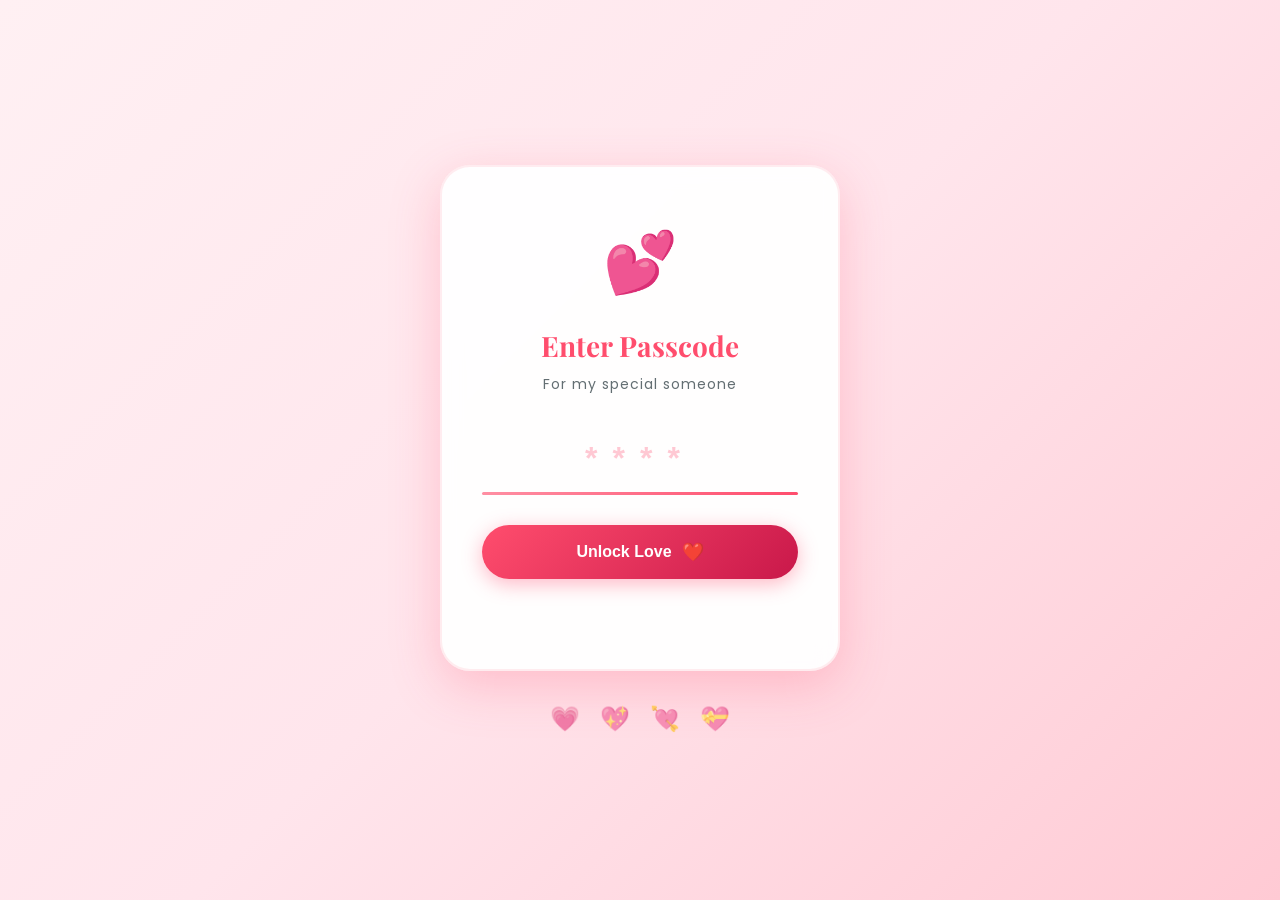
<file: index.html>
<!DOCTYPE html>
<html lang="en">
<head>
    <meta charset="UTF-8">
    <meta name="viewport" content="width=device-width, initial-scale=1.0">
    <title>❤️ Happy Valentine's Day ❤️</title>
    <link rel="stylesheet" href="style.css">
    <link href="https://fonts.googleapis.com/css2?family=Playfair+Display:wght@400;600;700&family=Poppins:wght@300;400;500;600&display=swap" rel="stylesheet">
</head>
<body>
    <!-- Floating Hearts Background -->
    <div class="hearts-container" id="heartsContainer"></div>
    
    <!-- Login Container -->
    <div class="login-container">
        <div class="login-box">
            <div class="heart-icon">💕</div>
            <h1 class="title">Enter Passcode</h1>
            <p class="subtitle">For my special someone</p>
            
            <div class="passcode-wrapper">
                <input 
                    type="password" 
                    id="passcode" 
                    maxlength="4" 
                    placeholder="****"
                    autocomplete="off"
                    inputmode="numeric"
                    pattern="[0-9]*"
                    onkeypress="return (event.charCode >= 48 && event.charCode <= 57)"
                >
                <div class="input-line"></div>
            </div>
            
            <button class="submit-btn" onclick="checkPasscode()">
                <span>Unlock Love</span>
                <span class="btn-heart">❤️</span>
            </button>
            
            <p class="error-message" id="errorMessage"></p>
        </div>
        
        <div class="decorative-hearts">
            <span class="deco-heart">💗</span>
            <span class="deco-heart">💖</span>
            <span class="deco-heart">💘</span>
            <span class="deco-heart">💝</span>
        </div>
    </div>

    <script src="script.js"></script>
    <script>
        // Initialize hearts animation on login page
        document.addEventListener('DOMContentLoaded', () => {
            createFloatingHearts();
        });
    </script>
</body>
</html>
<!-- Updated -->
</file>
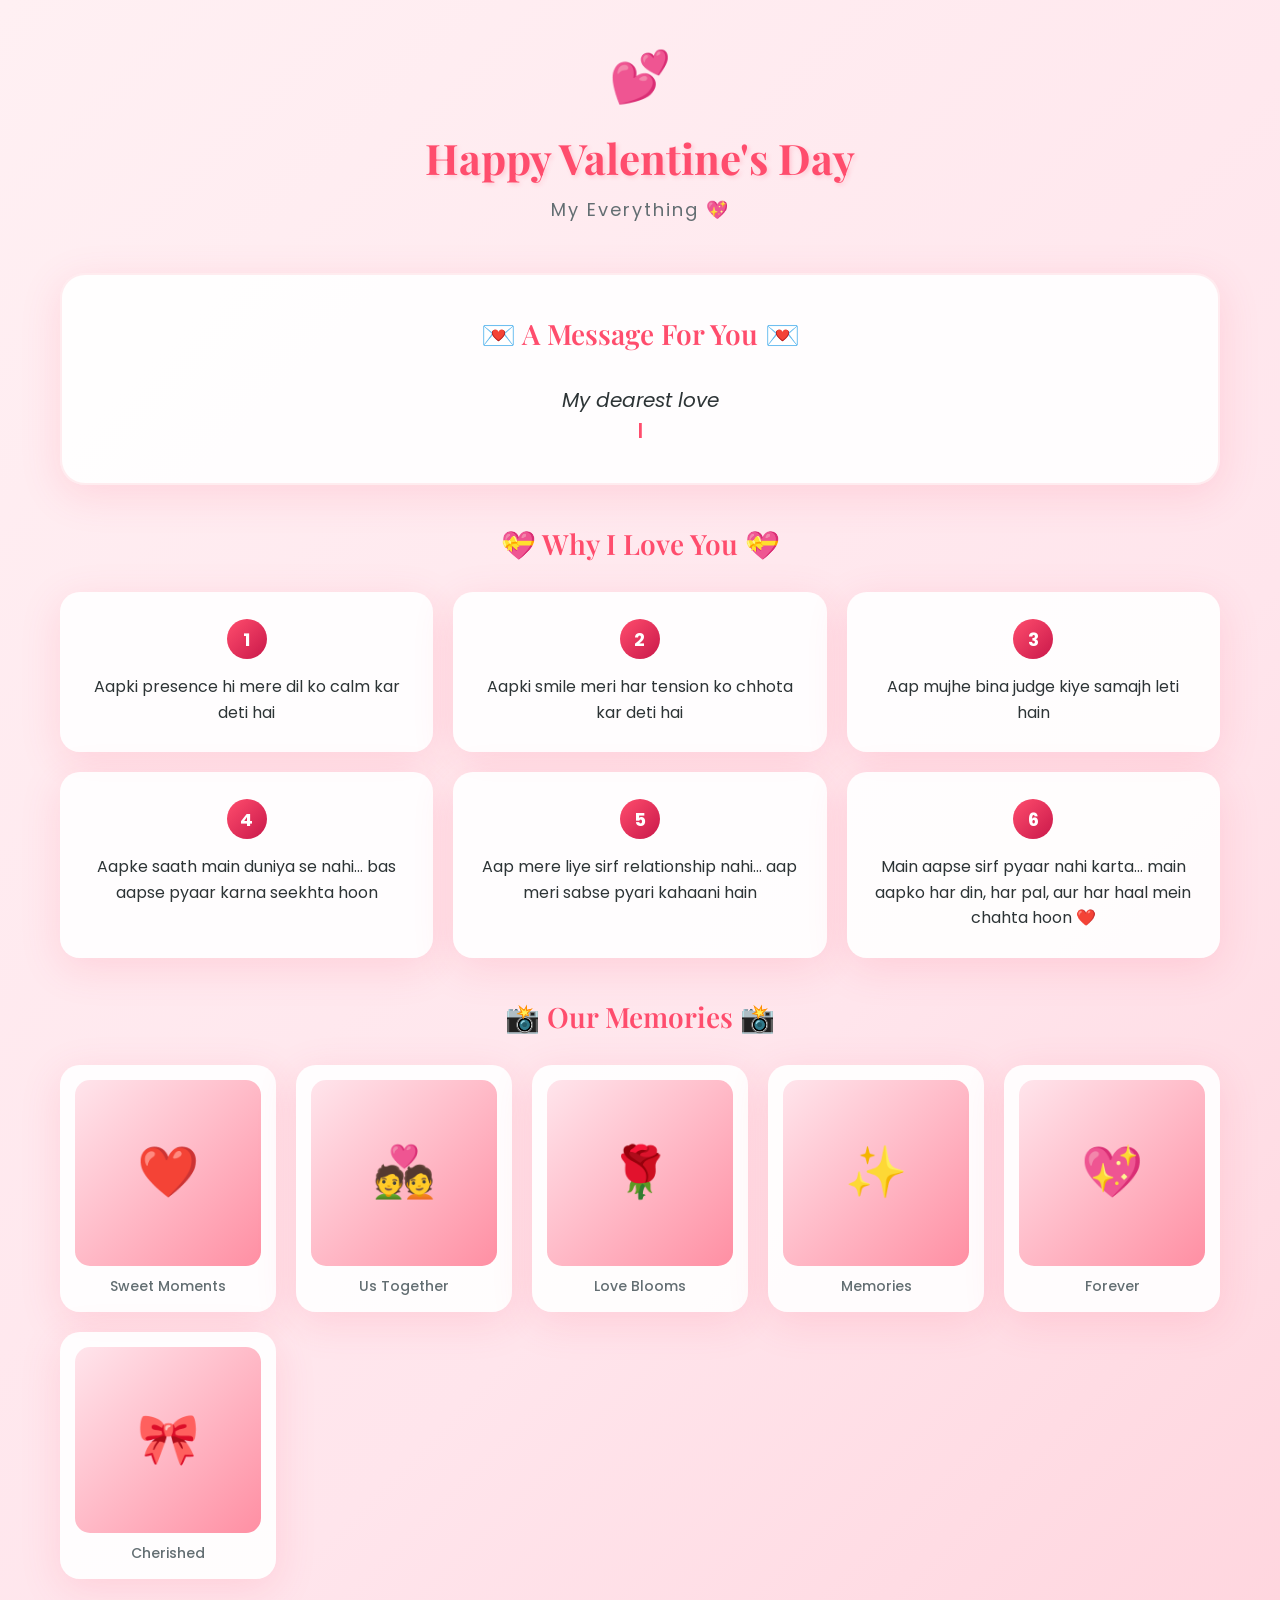
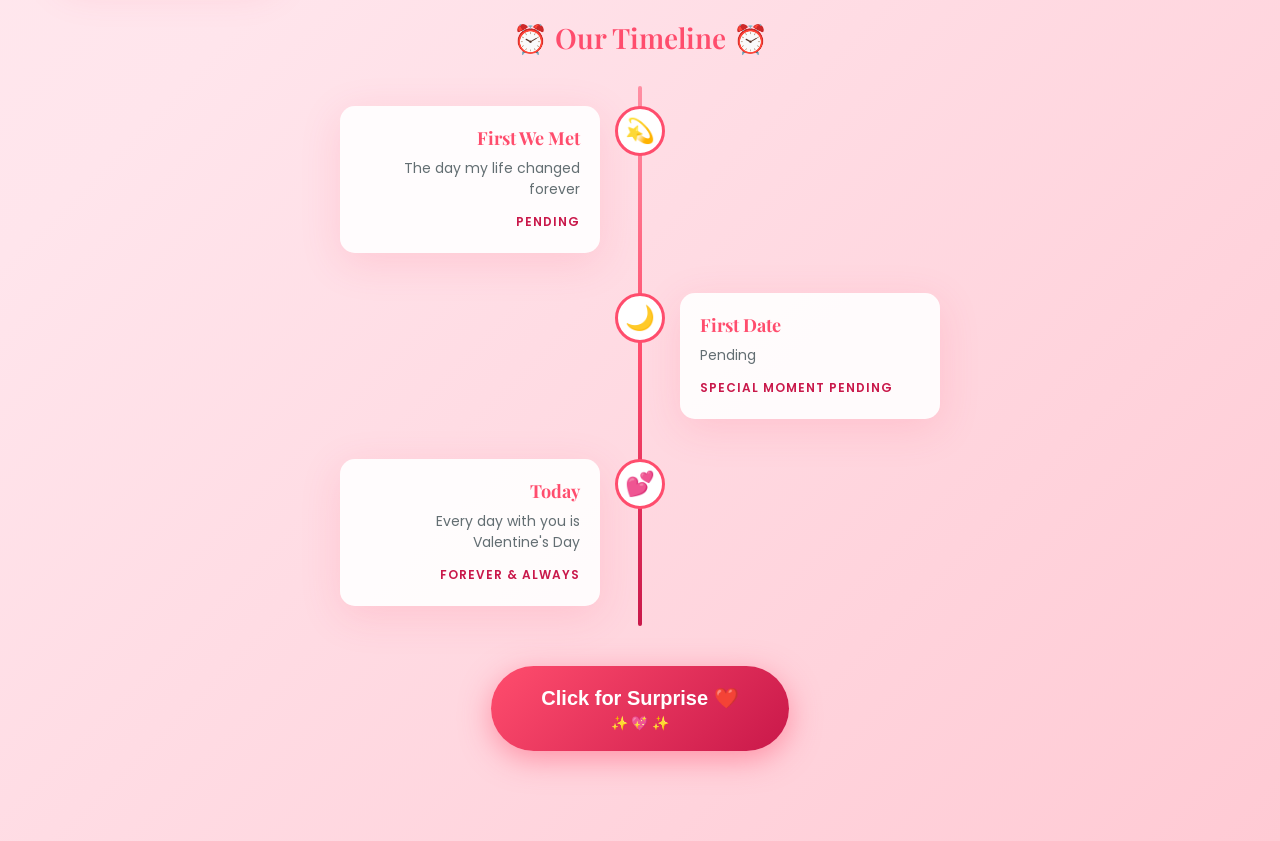
<file: surprise.html>
<!DOCTYPE html>
<html lang="en">
<head>
    <meta charset="UTF-8">
    <meta name="viewport" content="width=device-width, initial-scale=1.0">
    <title>❤️ My Love ❤️</title>
    <link rel="stylesheet" href="style.css">
    <link href="https://fonts.googleapis.com/css2?family=Playfair+Display:wght@400;600;700&family=Poppins:wght@300;400;500;600&display=swap" rel="stylesheet">
</head>
<body>
    <!-- Animated Hearts Background -->
    <div class="hearts-background" id="heartsBackground"></div>
    
    <!-- Main Container -->
    <div class="surprise-container">
        <!-- Header -->
        <header class="header">
            <div class="header-heart">💕</div>
            <h1 class="main-title">Happy Valentine's Day</h1>
            <p class="sub-title">My Everything 💖</p>
        </header>
        
        <!-- Love Message Section -->
        <section class="love-message-section">
            <div class="message-container">
                <h2 class="section-title">💌 A Message For You 💌</h2>
                <p class="love-message" id="loveMessage"></p>
                <span class="cursor">|</span>
            </div>
        </section>
        
        <!-- Why I Love You Section -->
        <section class="why-love-section">
            <h2 class="section-title">💝 Why I Love You 💝</h2>
            <div class="reasons-grid">
                <div class="reason-card">
                    <div class="reason-number">1</div>
                    <p class="reason-text">Aapki presence hi mere dil ko calm kar deti hai</p>
                </div>
                <div class="reason-card">
                    <div class="reason-number">2</div>
                    <p class="reason-text">Aapki smile meri har tension ko chhota kar deti hai</p>
                </div>
                <div class="reason-card">
                    <div class="reason-number">3</div>
                    <p class="reason-text">Aap mujhe bina judge kiye samajh leti hain</p>
                </div>
                <div class="reason-card">
                    <div class="reason-number">4</div>
                    <p class="reason-text">Aapke saath main duniya se nahi… bas aapse pyaar karna seekhta hoon</p>
                </div>
                <div class="reason-card">
                    <div class="reason-number">5</div>
                    <p class="reason-text">Aap mere liye sirf relationship nahi… aap meri sabse pyari kahaani hain</p>
                </div>
                <div class="reason-card">
                    <div class="reason-number">6</div>
                    <p class="reason-text">Main aapse sirf pyaar nahi karta… main aapko har din, har pal, aur har haal mein chahta hoon ❤️</p>
                </div>
            </div>
        </section>
        
        <!-- Photo Gallery Section -->
        <section class="gallery-section">
            <h2 class="section-title">📸 Our Memories 📸</h2>
            <div class="gallery-grid">
                <div class="gallery-item">
                    <div class="photo-placeholder">❤️</div>
                    <p class="photo-caption">Sweet Moments</p>
                </div>
                <div class="gallery-item">
                    <div class="photo-placeholder">💑</div>
                    <p class="photo-caption">Us Together</p>
                </div>
                <div class="gallery-item">
                    <div class="photo-placeholder">🌹</div>
                    <p class="photo-caption">Love Blooms</p>
                </div>
                <div class="gallery-item">
                    <div class="photo-placeholder">✨</div>
                    <p class="photo-caption">Memories</p>
                </div>
                <div class="gallery-item">
                    <div class="photo-placeholder">💖</div>
                    <p class="photo-caption">Forever</p>
                </div>
                <div class="gallery-item">
                    <div class="photo-placeholder">🎀</div>
                    <p class="photo-caption">Cherished</p>
                </div>
            </div>
        </section>
        
        <!-- Timeline Section -->
        <section class="timeline-section">
            <h2 class="section-title">⏰ Our Timeline ⏰</h2>
            <div class="timeline">
                <div class="timeline-item">
                    <div class="timeline-marker">💫</div>
                    <div class="timeline-content">
                        <h3>First We Met</h3>
                        <p>The day my life changed forever</p>
                        <span class="timeline-date">Pending</span>
                    </div>
                </div>
                <div class="timeline-item">
                    <div class="timeline-marker">🌙</div>
                    <div class="timeline-content">
                        <h3>First Date</h3>
                        <p>Pending</p>
                        <span class="timeline-date">Special Moment Pending</span>
                    </div>
                </div>
                <div class="timeline-item">
                    <div class="timeline-marker">💕</div>
                    <div class="timeline-content">
                        <h3>Today</h3>
                        <p>Every day with you is Valentine's Day</p>
                        <span class="timeline-date">Forever & Always</span>
                    </div>
                </div>
            </div>
        </section>
        
        <!-- Surprise Button -->
        <section class="surprise-section">
            <button class="surprise-btn" onclick="showSurprise()">
                <span class="btn-text">Click for Surprise ❤️</span>
                <span class="btn-sparkles">✨ 💖 ✨</span>
            </button>
        </section>
    </div>
    
    <!-- Surprise Popup -->
    <div class="popup-overlay" id="popupOverlay">
        <div class="popup-content">
            <div class="popup-hearts">
                <span>💕</span>
                <span>💖</span>
                <span>💗</span>
                <span>💘</span>
                <span>💝</span>
            </div>
            <h2 class="popup-title" id="popupTitle">I LOVE YOU ❤️</h2>
            <p class="popup-message" id="popupMessage">Will you be my Valentine? 💕</p>
            <div class="popup-heart-animation">❤️</div>
            <div class="yes-no-buttons" id="yesNoButtons">
                <button class="yes-btn" onclick="answerValentine('yes')">Yes 💖</button>
                <button class="no-btn" onclick="answerValentine('no')">No 😢</button>
            </div>
        </div>
    </div>
    
    <!-- Confetti Canvas -->
    <canvas id="confettiCanvas"></canvas>

    <script src="script.js"></script>
    <script>
        // Initialize surprise page
        document.addEventListener('DOMContentLoaded', () => {
            createFallingHearts();
            typeLoveMessage();
        });
    </script>
</body>
</html>
</file>
<file: style.css>
/* ========================================
   VALENTINE GIFT WEBSITE - STYLES
   ======================================== */

/* CSS Variables */
:root {
    --primary-pink: #ff4d6d;
    --secondary-pink: #ff8fa3;
    --light-pink: #ffe5ec;
    --soft-pink: #fff0f3;
    --deep-red: #c9184a;
    --white: #ffffff;
    --dark-text: #2d3436;
    --light-text: #636e72;
    --gold-accent: #ffd700;
    --shadow-soft: 0 10px 40px rgba(255, 77, 109, 0.15);
    --shadow-medium: 0 15px 50px rgba(255, 77, 109, 0.25);
}

/* Reset & Base Styles */
* {
    margin: 0;
    padding: 0;
    box-sizing: border-box;
}

html {
    scroll-behavior: smooth;
}

body {
    font-family: 'Poppins', sans-serif;
    background: linear-gradient(135deg, #fff0f3 0%, #ffe5ec 50%, #ffcad4 100%);
    min-height: 100vh;
    overflow-x: hidden;
    color: var(--dark-text);
}

/* ========================================
   LOGIN PAGE STYLES
   ======================================== */

/* Floating Hearts Container (Login Page) */
.hearts-container {
    position: fixed;
    top: 0;
    left: 0;
    width: 100%;
    height: 100%;
    pointer-events: none;
    overflow: hidden;
    z-index: 0;
}

.floating-heart {
    position: absolute;
    font-size: 20px;
    opacity: 0;
    animation: floatHeart 6s ease-in-out infinite;
}

@keyframes floatHeart {
    0% {
        opacity: 0;
        transform: translateY(100vh) scale(0);
    }
    10% {
        opacity: 0.8;
    }
    90% {
        opacity: 0.8;
    }
    100% {
        opacity: 0;
        transform: translateY(-100px) scale(1);
    }
}

/* Login Container */
.login-container {
    min-height: 100vh;
    display: flex;
    flex-direction: column;
    align-items: center;
    justify-content: center;
    padding: 20px;
    position: relative;
    z-index: 1;
}

.login-box {
    background: rgba(255, 255, 255, 0.95);
    padding: 50px 40px;
    border-radius: 30px;
    box-shadow: var(--shadow-medium);
    text-align: center;
    max-width: 400px;
    width: 100%;
    animation: fadeInUp 0.8s ease-out;
    backdrop-filter: blur(10px);
    border: 2px solid rgba(255, 77, 109, 0.1);
}

@keyframes fadeInUp {
    from {
        opacity: 0;
        transform: translateY(30px);
    }
    to {
        opacity: 1;
        transform: translateY(0);
    }
}

.heart-icon {
    font-size: 60px;
    margin-bottom: 20px;
    animation: pulse 2s ease-in-out infinite;
}

@keyframes pulse {
    0%, 100% {
        transform: scale(1);
    }
    50% {
        transform: scale(1.1);
    }
}

.title {
    font-family: 'Playfair Display', serif;
    font-size: 28px;
    color: var(--primary-pink);
    margin-bottom: 10px;
    font-weight: 700;
}

.subtitle {
    color: var(--light-text);
    font-size: 14px;
    margin-bottom: 30px;
    letter-spacing: 1px;
}

/* Passcode Input */
.passcode-wrapper {
    position: relative;
    margin-bottom: 30px;
}

#passcode {
    width: 100%;
    padding: 15px;
    font-size: 32px;
    text-align: center;
    letter-spacing: 15px;
    border: none;
    background: transparent;
    color: var(--primary-pink);
    font-weight: 600;
    outline: none;
}

#passcode::placeholder {
    color: rgba(255, 77, 109, 0.3);
    letter-spacing: 15px;
}

.input-line {
    width: 100%;
    height: 3px;
    background: linear-gradient(90deg, var(--secondary-pink), var(--primary-pink));
    border-radius: 2px;
    transition: all 0.3s ease;
}

#passcode:focus + .input-line {
    height: 4px;
    box-shadow: 0 0 20px rgba(255, 77, 109, 0.5);
}

/* Submit Button */
.submit-btn {
    width: 100%;
    padding: 16px 30px;
    font-size: 16px;
    font-weight: 600;
    color: var(--white);
    background: linear-gradient(135deg, var(--primary-pink), var(--deep-red));
    border: none;
    border-radius: 50px;
    cursor: pointer;
    transition: all 0.3s ease;
    display: flex;
    align-items: center;
    justify-content: center;
    gap: 10px;
    box-shadow: 0 5px 20px rgba(255, 77, 109, 0.4);
}

.submit-btn:hover {
    transform: translateY(-3px);
    box-shadow: 0 8px 30px rgba(255, 77, 109, 0.5);
}

.submit-btn:active {
    transform: translateY(0);
}

.btn-heart {
    font-size: 18px;
    animation: heartbeat 1.5s ease-in-out infinite;
}

@keyframes heartbeat {
    0%, 100% {
        transform: scale(1);
    }
    50% {
        transform: scale(1.2);
    }
}

/* Error Message */
.error-message {
    color: var(--deep-red);
    font-size: 14px;
    margin-top: 20px;
    min-height: 20px;
    font-weight: 500;
    animation: shake 0.5s ease-in-out;
}

@keyframes shake {
    0%, 100% {
        transform: translateX(0);
    }
    25% {
        transform: translateX(-5px);
    }
    75% {
        transform: translateX(5px);
    }
}

/* Decorative Hearts */
.decorative-hearts {
    display: flex;
    justify-content: center;
    gap: 20px;
    margin-top: 30px;
}

.deco-heart {
    font-size: 24px;
    opacity: 0.6;
    animation: float 3s ease-in-out infinite;
}

.deco-heart:nth-child(2) {
    animation-delay: 0.5s;
}

.deco-heart:nth-child(3) {
    animation-delay: 1s;
}

.deco-heart:nth-child(4) {
    animation-delay: 1.5s;
}

@keyframes float {
    0%, 100% {
        transform: translateY(0);
    }
    50% {
        transform: translateY(-10px);
    }
}

/* ========================================
   SURPRISE PAGE STYLES
   ======================================== */

/* Hearts Background (Falling Hearts) */
.hearts-background {
    position: fixed;
    top: 0;
    left: 0;
    width: 100%;
    height: 100%;
    pointer-events: none;
    overflow: hidden;
    z-index: 0;
}

.falling-heart {
    position: absolute;
    font-size: 20px;
    opacity: 0;
    animation: fallHeart 8s linear infinite;
}

@keyframes fallHeart {
    0% {
        opacity: 0;
        transform: translateY(-50px) rotate(0deg);
    }
    10% {
        opacity: 0.8;
    }
    90% {
        opacity: 0.8;
    }
    100% {
        opacity: 0;
        transform: translateY(100vh) rotate(360deg);
    }
}

/* Main Container */
.surprise-container {
    position: relative;
    z-index: 1;
    max-width: 1200px;
    margin: 0 auto;
    padding: 40px 20px;
}

/* Header */
.header {
    text-align: center;
    margin-bottom: 50px;
    animation: fadeInDown 1s ease-out;
}

@keyframes fadeInDown {
    from {
        opacity: 0;
        transform: translateY(-30px);
    }
    to {
        opacity: 1;
        transform: translateY(0);
    }
}

.header-heart {
    font-size: 50px;
    margin-bottom: 15px;
    animation: heartbeat 1.5s ease-in-out infinite;
}

.main-title {
    font-family: 'Playfair Display', serif;
    font-size: 42px;
    color: var(--primary-pink);
    margin-bottom: 10px;
    font-weight: 700;
    text-shadow: 2px 2px 4px rgba(255, 77, 109, 0.2);
}

.sub-title {
    font-size: 18px;
    color: var(--light-text);
    letter-spacing: 2px;
}

/* Section Titles */
.section-title {
    font-family: 'Playfair Display', serif;
    font-size: 28px;
    color: var(--primary-pink);
    text-align: center;
    margin-bottom: 30px;
    font-weight: 600;
}

/* Love Message Section */
.love-message-section {
    background: rgba(255, 255, 255, 0.9);
    padding: 40px;
    border-radius: 25px;
    box-shadow: var(--shadow-soft);
    margin-bottom: 40px;
    text-align: center;
    border: 2px solid rgba(255, 77, 109, 0.1);
    animation: fadeInUp 1s ease-out 0.3s both;
}

.message-container {
    max-width: 700px;
    margin: 0 auto;
}

.love-message {
    font-size: 20px;
    line-height: 1.8;
    color: var(--dark-text);
    font-style: italic;
}

.cursor {
    color: var(--primary-pink);
    animation: blink 1s infinite;
    font-weight: bold;
}

@keyframes blink {
    0%, 50% {
        opacity: 1;
    }
    51%, 100% {
        opacity: 0;
    }
}

/* Why I Love You Section */
.why-love-section {
    margin-bottom: 40px;
    animation: fadeInUp 1s ease-out 0.5s both;
}

.reasons-grid {
    display: grid;
    grid-template-columns: repeat(auto-fit, minmax(300px, 1fr));
    gap: 20px;
}

.reason-card {
    background: rgba(255, 255, 255, 0.9);
    padding: 25px;
    border-radius: 20px;
    box-shadow: var(--shadow-soft);
    text-align: center;
    transition: all 0.3s ease;
    border: 2px solid transparent;
}

.reason-card:hover {
    transform: translateY(-5px);
    border-color: var(--secondary-pink);
    box-shadow: var(--shadow-medium);
}

.reason-number {
    width: 40px;
    height: 40px;
    background: linear-gradient(135deg, var(--primary-pink), var(--deep-red));
    color: var(--white);
    border-radius: 50%;
    display: flex;
    align-items: center;
    justify-content: center;
    font-weight: 700;
    font-size: 18px;
    margin: 0 auto 15px;
}

.reason-text {
    font-size: 16px;
    color: var(--dark-text);
    line-height: 1.6;
}

/* Photo Gallery Section */
.gallery-section {
    margin-bottom: 40px;
    animation: fadeInUp 1s ease-out 0.7s both;
}

.gallery-grid {
    display: grid;
    grid-template-columns: repeat(auto-fit, minmax(180px, 1fr));
    gap: 20px;
}

.gallery-item {
    background: rgba(255, 255, 255, 0.9);
    padding: 15px;
    border-radius: 20px;
    box-shadow: var(--shadow-soft);
    text-align: center;
    transition: all 0.3s ease;
}

.gallery-item:hover {
    transform: scale(1.05);
    box-shadow: var(--shadow-medium);
}

.photo-placeholder {
    width: 100%;
    aspect-ratio: 1;
    background: linear-gradient(135deg, var(--light-pink), var(--secondary-pink));
    border-radius: 15px;
    display: flex;
    align-items: center;
    justify-content: center;
    font-size: 50px;
    margin-bottom: 10px;
}

.photo-caption {
    font-size: 14px;
    color: var(--light-text);
    font-weight: 500;
}

/* Timeline Section */
.timeline-section {
    margin-bottom: 40px;
    animation: fadeInUp 1s ease-out 0.9s both;
}

.timeline {
    position: relative;
    max-width: 600px;
    margin: 0 auto;
}

.timeline::before {
    content: '';
    position: absolute;
    left: 50%;
    transform: translateX(-50%);
    width: 4px;
    height: 100%;
    background: linear-gradient(180deg, var(--secondary-pink), var(--primary-pink), var(--deep-red));
    border-radius: 2px;
}

.timeline-item {
    position: relative;
    padding: 20px 0;
    width: 50%;
}

.timeline-item:nth-child(odd) {
    padding-right: 40px;
    text-align: right;
}

.timeline-item:nth-child(even) {
    padding-left: 40px;
    margin-left: 50%;
    text-align: left;
}

.timeline-marker {
    position: absolute;
    width: 50px;
    height: 50px;
    background: var(--white);
    border: 3px solid var(--primary-pink);
    border-radius: 50%;
    display: flex;
    align-items: center;
    justify-content: center;
    font-size: 24px;
    top: 20px;
    z-index: 1;
}

.timeline-item:nth-child(odd) .timeline-marker {
    right: -25px;
}

.timeline-item:nth-child(even) .timeline-marker {
    left: -25px;
}

.timeline-content {
    background: rgba(255, 255, 255, 0.9);
    padding: 20px;
    border-radius: 15px;
    box-shadow: var(--shadow-soft);
}

.timeline-content h3 {
    font-family: 'Playfair Display', serif;
    color: var(--primary-pink);
    margin-bottom: 8px;
    font-size: 18px;
}

.timeline-content p {
    font-size: 14px;
    color: var(--light-text);
    margin-bottom: 8px;
}

.timeline-date {
    font-size: 12px;
    color: var(--deep-red);
    font-weight: 600;
    text-transform: uppercase;
    letter-spacing: 1px;
}

/* Surprise Button Section */
.surprise-section {
    text-align: center;
    margin-bottom: 50px;
    animation: fadeInUp 1s ease-out 1.1s both;
}

.surprise-btn {
    padding: 20px 50px;
    font-size: 20px;
    font-weight: 600;
    color: var(--white);
    background: linear-gradient(135deg, var(--primary-pink), var(--deep-red));
    border: none;
    border-radius: 50px;
    cursor: pointer;
    transition: all 0.3s ease;
    box-shadow: 0 8px 30px rgba(255, 77, 109, 0.5);
    position: relative;
    overflow: hidden;
}

.surprise-btn::before {
    content: '';
    position: absolute;
    top: 0;
    left: -100%;
    width: 100%;
    height: 100%;
    background: linear-gradient(90deg, transparent, rgba(255, 255, 255, 0.3), transparent);
    transition: left 0.5s ease;
}

.surprise-btn:hover::before {
    left: 100%;
}

.surprise-btn:hover {
    transform: scale(1.05);
    box-shadow: 0 12px 40px rgba(255, 77, 109, 0.6);
}

.btn-text {
    display: block;
}

.btn-sparkles {
    display: block;
    font-size: 14px;
    margin-top: 5px;
}

/* Popup Styles */
.popup-overlay {
    position: fixed;
    top: 0;
    left: 0;
    width: 100%;
    height: 100%;
    background: rgba(0, 0, 0, 0.8);
    display: none;
    align-items: center;
    justify-content: center;
    z-index: 1000;
    animation: fadeIn 0.5s ease;
}

.popup-overlay.active {
    display: flex;
}

@keyframes fadeIn {
    from {
        opacity: 0;
    }
    to {
        opacity: 1;
    }
}

.popup-content {
    background: linear-gradient(135deg, var(--white), var(--soft-pink));
    padding: 60px 80px;
    border-radius: 30px;
    text-align: center;
    box-shadow: 0 20px 60px rgba(255, 77, 109, 0.5);
    animation: popIn 0.5s ease;
    position: relative;
}

@keyframes popIn {
    from {
        transform: scale(0.5);
        opacity: 0;
    }
    to {
        transform: scale(1);
        opacity: 1;
    }
}

.popup-hearts {
    font-size: 30px;
    margin-bottom: 20px;
}

.popup-hearts span {
    display: inline-block;
    margin: 0 5px;
    animation: bounce 1s infinite;
}

.popup-hearts span:nth-child(2) {
    animation-delay: 0.1s;
}

.popup-hearts span:nth-child(3) {
    animation-delay: 0.2s;
}

.popup-hearts span:nth-child(4) {
    animation-delay: 0.3s;
}

.popup-hearts span:nth-child(5) {
    animation-delay: 0.4s;
}

@keyframes bounce {
    0%, 100% {
        transform: translateY(0);
    }
    50% {
        transform: translateY(-10px);
    }
}

.popup-title {
    font-family: 'Playfair Display', serif;
    font-size: 48px;
    color: var(--primary-pink);
    margin-bottom: 15px;
    font-weight: 700;
    text-shadow: 2px 2px 4px rgba(255, 77, 109, 0.3);
}

.popup-message {
    font-size: 20px;
    color: var(--dark-text);
}

.popup-heart-animation {
    font-size: 80px;
    margin-top: 20px;
    animation: heartbeat 1s ease-in-out infinite;
}

/* Confetti Canvas */
#confettiCanvas {
    position: fixed;
    top: 0;
    left: 0;
    width: 100%;
    height: 100%;
    pointer-events: none;
    z-index: 999;
}

/* ========================================
   RESPONSIVE STYLES
   ======================================== */

@media (max-width: 768px) {
    /* Login Page */
    .login-box {
        padding: 40px 30px;
    }
    
    .title {
        font-size: 24px;
    }
    
    #passcode {
        font-size: 28px;
        letter-spacing: 10px;
    }
    
    /* Surprise Page */
    .main-title {
        font-size: 32px;
    }
    
    .sub-title {
        font-size: 16px;
    }
    
    .section-title {
        font-size: 24px;
    }
    
    .love-message-section {
        padding: 30px 20px;
    }
    
    .love-message {
        font-size: 18px;
    }
    
    .reasons-grid {
        grid-template-columns: 1fr;
    }
    
    .gallery-grid {
        grid-template-columns: repeat(2, 1fr);
    }
    
    .timeline::before {
        left: 20px;
    }
    
    .timeline-item {
        width: 100%;
        padding-left: 60px !important;
        padding-right: 0 !important;
        margin-left: 0 !important;
        text-align: left !important;
    }
    
    .timeline-marker {
        left: -5px !important;
        right: auto !important;
    }
    
    .popup-content {
        padding: 40px 30px;
        margin: 20px;
    }
    
    .popup-title {
        font-size: 36px;
    }
}

@media (max-width: 480px) {
    /* Login Page */
    .login-box {
        padding: 30px 20px;
    }
    
    .title {
        font-size: 22px;
    }
    
    .subtitle {
        font-size: 12px;
    }
    
    #passcode {
        font-size: 24px;
        letter-spacing: 8px;
    }
    
    .submit-btn {
        padding: 14px 25px;
        font-size: 14px;
    }
    
    /* Surprise Page */
    .surprise-container {
        padding: 20px 15px;
    }
    
    .header {
        margin-bottom: 30px;
    }
    
    .header-heart {
        font-size: 40px;
    }
    
    .main-title {
        font-size: 26px;
    }
    
    .sub-title {
        font-size: 14px;
    }
    
    .section-title {
        font-size: 20px;
        margin-bottom: 20px;
    }
    
    .love-message-section {
        padding: 20px 15px;
        margin-bottom: 30px;
    }
    
    .love-message {
        font-size: 16px;
    }
    
    .reason-card {
        padding: 20px;
    }
    
    .reason-text {
        font-size: 14px;
    }
    
    .gallery-grid {
        grid-template-columns: repeat(2, 1fr);
        gap: 15px;
    }
    
    .photo-placeholder {
        font-size: 35px;
    }
    
    .photo-caption {
        font-size: 12px;
    }
    
    .timeline-content {
        padding: 15px;
    }
    
    .timeline-content h3 {
        font-size: 16px;
    }
    
    .surprise-btn {
        padding: 18px 35px;
        font-size: 18px;
    }
    
    .popup-content {
        padding: 30px 20px;
    }
    
    .popup-title {
        font-size: 28px;
    }
    
    .popup-message {
        font-size: 16px;
    }
    
    .popup-heart-animation {
        font-size: 60px;
    }
    
    /* Yes/No Buttons */
    .yes-no-buttons {
        flex-direction: column;
        gap: 15px;
    }
    
    .yes-btn, .no-btn {
        padding: 12px 25px;
        font-size: 16px;
    }
}

/* Yes/No Buttons */
.yes-no-buttons {
    display: flex;
    justify-content: center;
    gap: 20px;
    margin-top: 25px;
    animation: fadeIn 0.5s ease 0.3s both;
}

.yes-btn, .no-btn {
    padding: 15px 35px;
    font-size: 18px;
    font-weight: 600;
    border: none;
    border-radius: 50px;
    cursor: pointer;
    transition: all 0.3s ease;
    font-family: 'Poppins', sans-serif;
}

.yes-btn {
    background: linear-gradient(135deg, #2ecc71, #27ae60);
    color: white;
    box-shadow: 0 5px 20px rgba(46, 204, 113, 0.4);
}

.yes-btn:hover {
    transform: scale(1.1);
    box-shadow: 0 8px 30px rgba(46, 204, 113, 0.6);
}

.no-btn {
    background: linear-gradient(135deg, #95a5a6, #7f8c8d);
    color: white;
    box-shadow: 0 5px 20px rgba(149, 165, 166, 0.4);
}

.no-btn:hover {
    transform: scale(1.1);
    box-shadow: 0 8px 30px rgba(149, 165, 166, 0.6);
}

/* Response Message */
.response-message {
    font-size: 24px;
    font-weight: 600;
    margin-top: 20px;
    animation: bounceIn 0.5s ease;
}

@keyframes bounceIn {
    0% { transform: scale(0); }
    50% { transform: scale(1.2); }
    100% { transform: scale(1); }
}

.response-message.yes-response {
    color: #2ecc71;
}

.response-message.no-response {
    color: #e74c3c;
}
</file>
